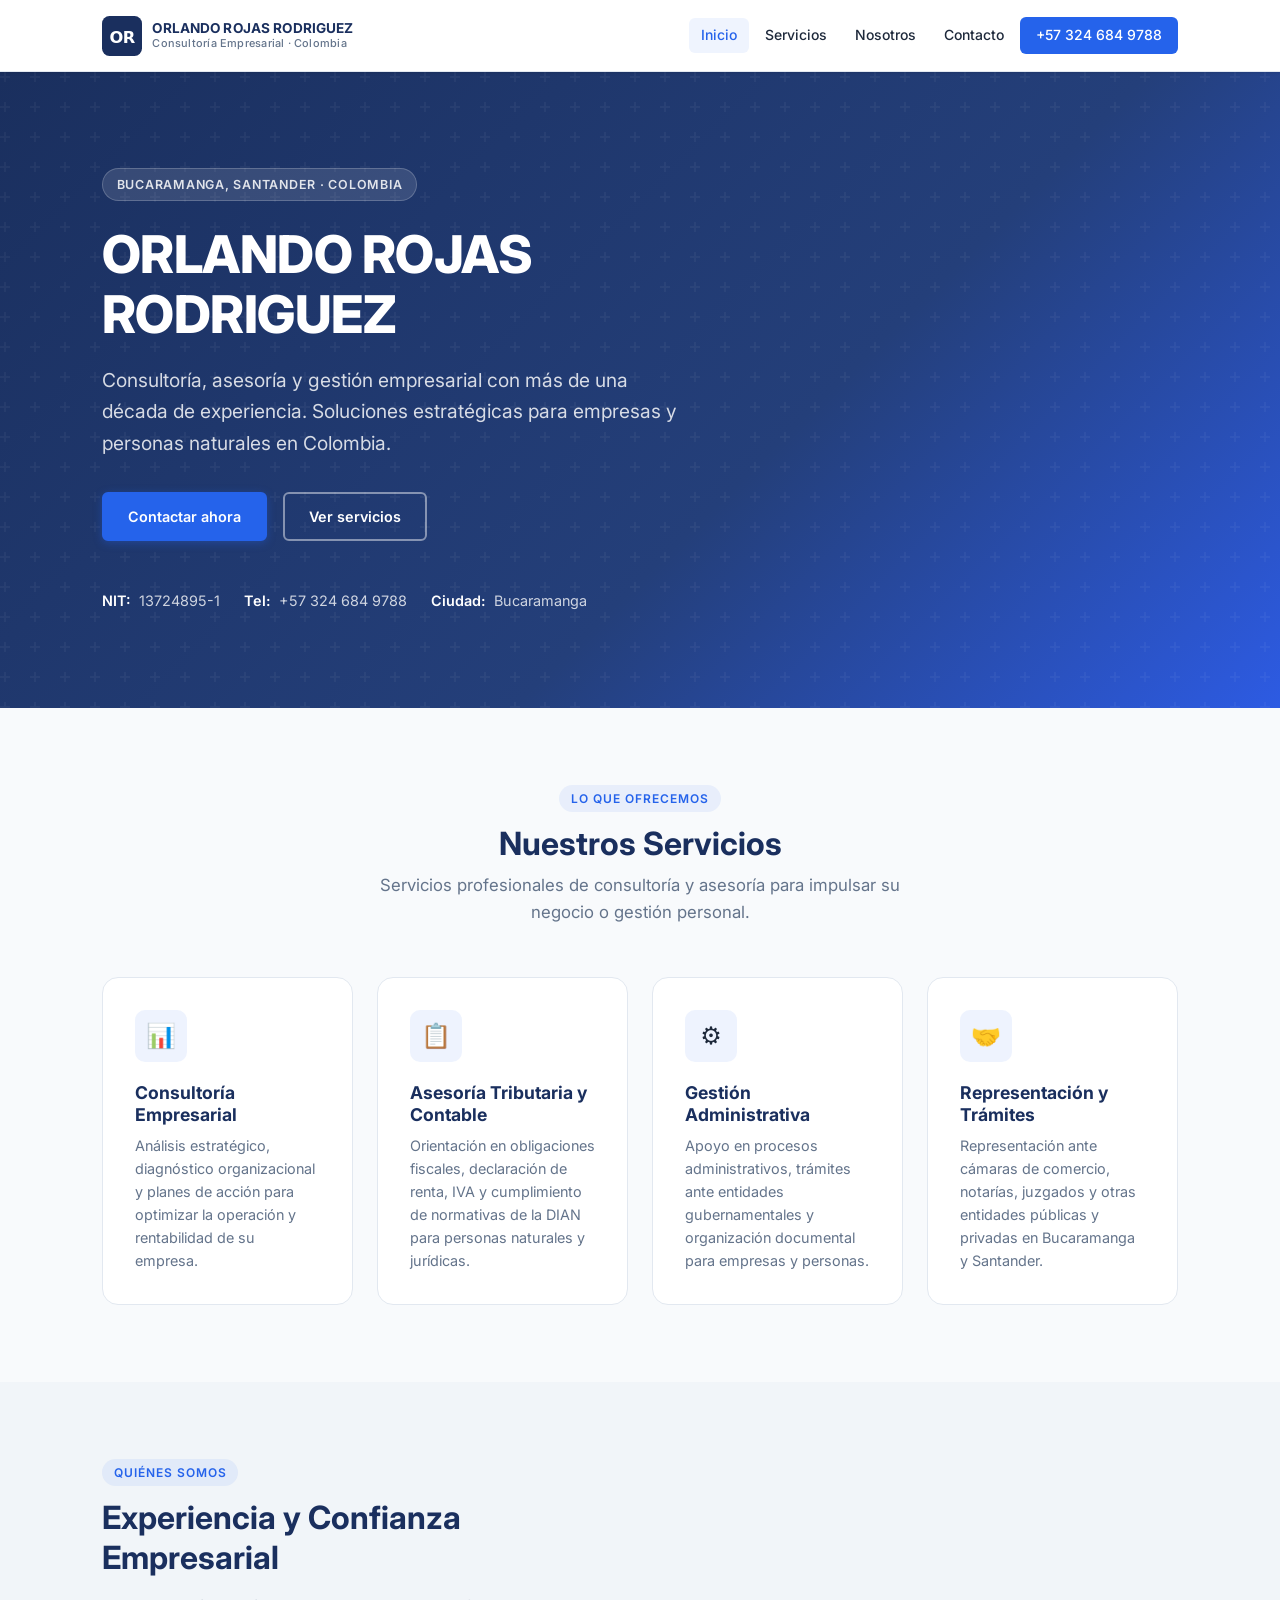
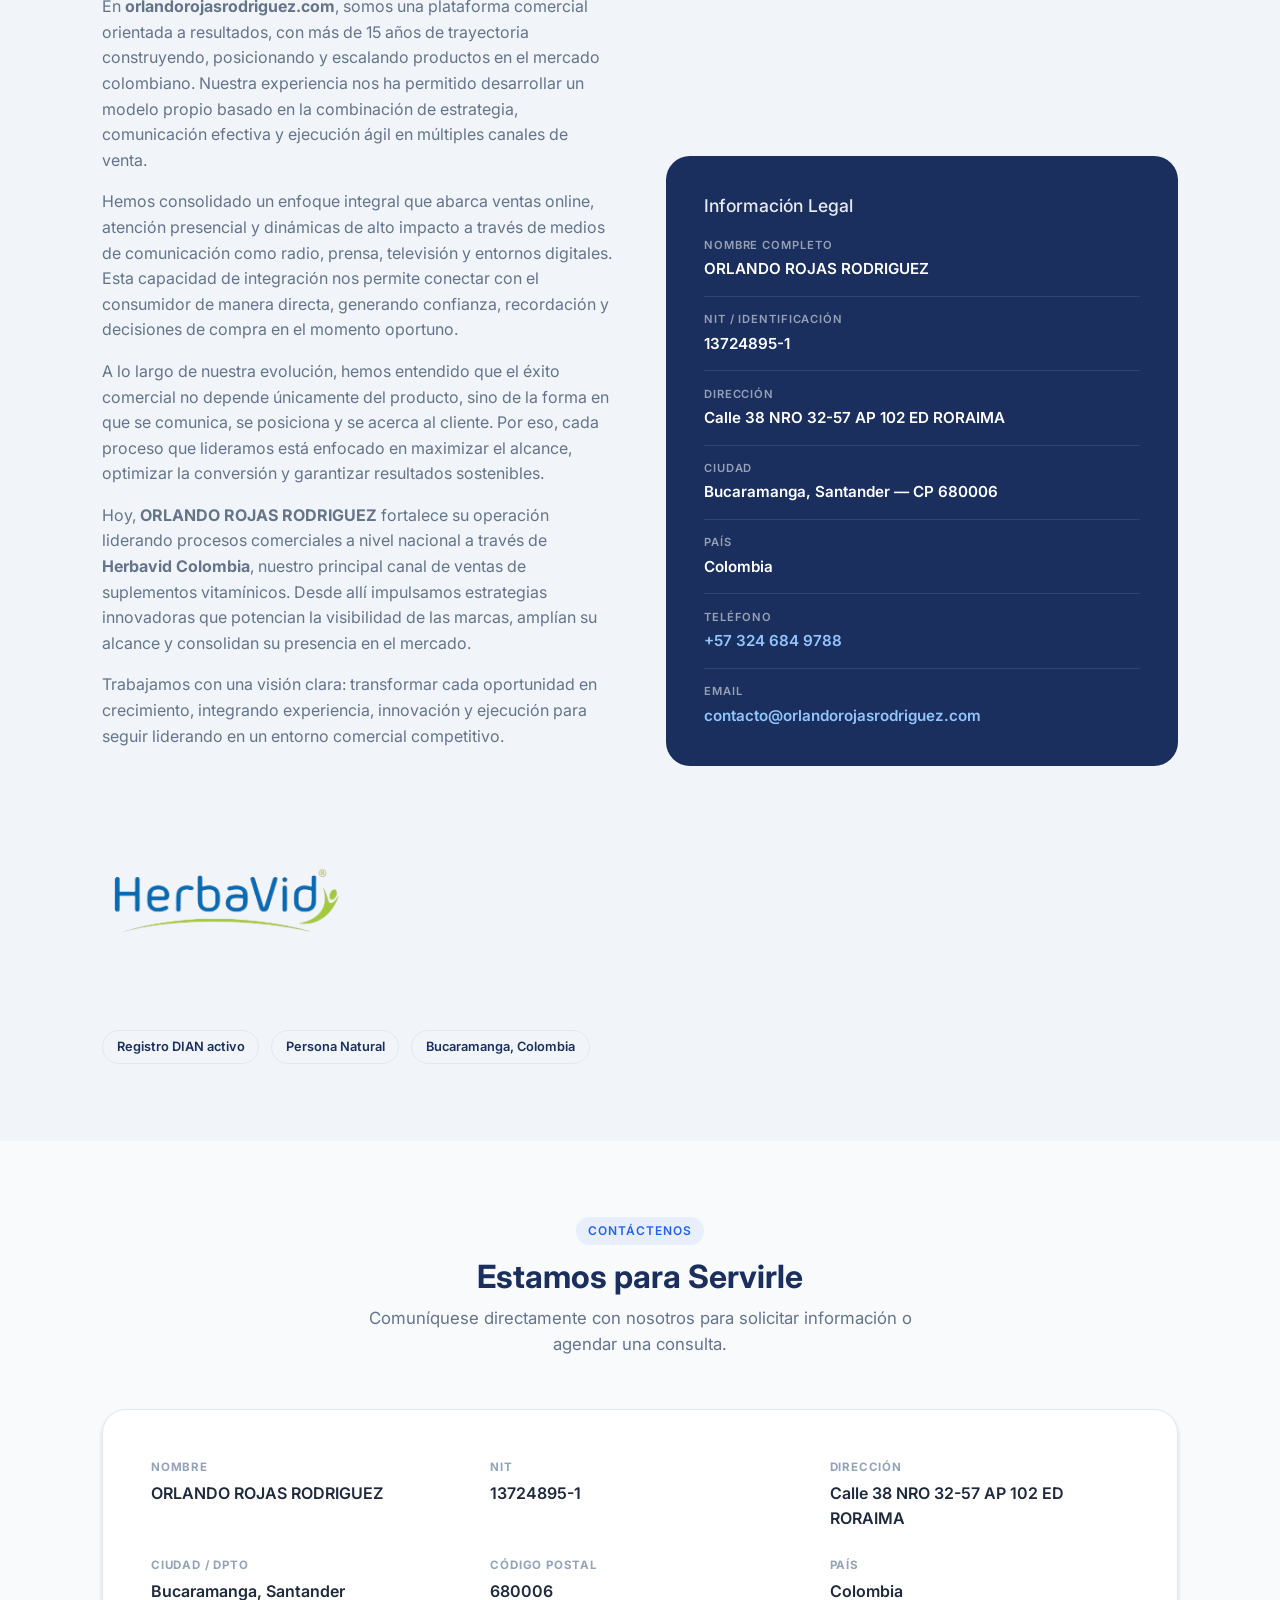
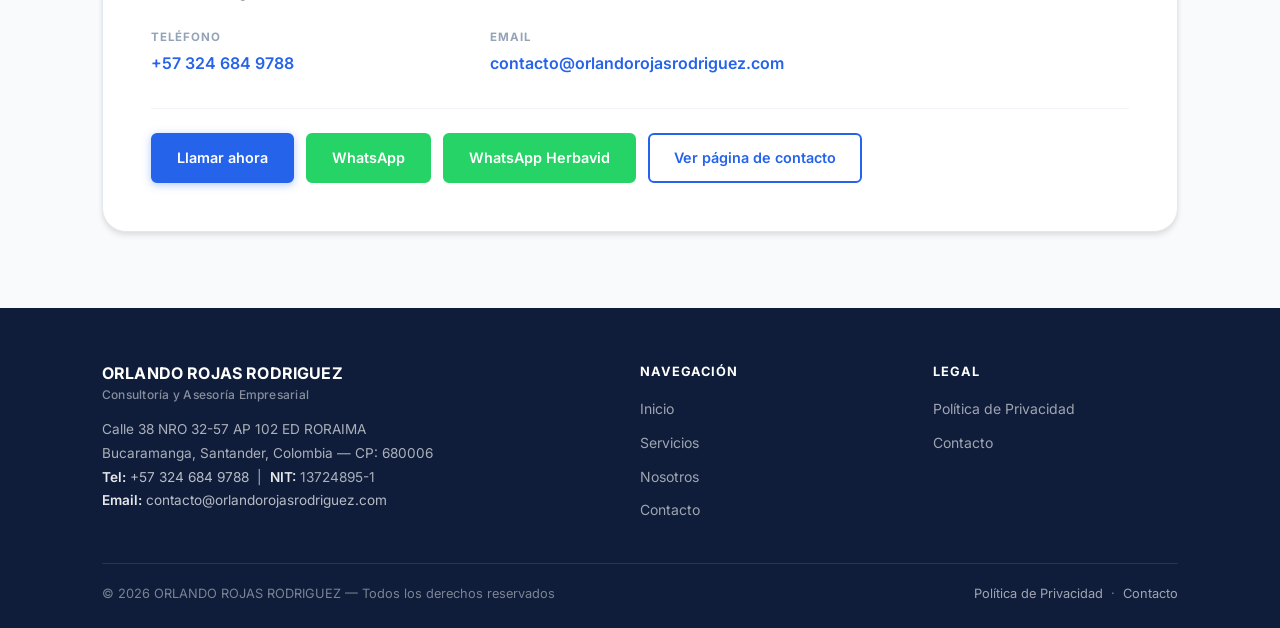
<file: index.html>
<!DOCTYPE html>
<html lang="es">
<head>
  <meta charset="UTF-8">
  <meta name="viewport" content="width=device-width, initial-scale=1.0">
  <title>ORLANDO ROJAS RODRIGUEZ — Consultoría y Asesoría Empresarial</title>
  <meta name="description" content="ORLANDO ROJAS RODRIGUEZ — Consultoría, asesoría y gestión empresarial en Bucaramanga, Santander, Colombia. NIT: 13724895-1.">
  <meta name="keywords" content="Orlando Rojas Rodriguez, consultoría empresarial, asesoría, Bucaramanga, Santander, Colombia">
  <meta name="author" content="ORLANDO ROJAS RODRIGUEZ">
  <meta name="robots" content="index, follow">

  <!-- GEO Meta Tags para verificación local -->
  <meta name="geo.region" content="CO-SAN">
  <meta name="geo.placename" content="Bucaramanga">
  <meta name="geo.position" content="7.1193;-73.1227">
  <meta name="ICBM" content="7.1193, -73.1227">

  <!-- Open Graph -->
  <meta property="og:type" content="website">
  <meta property="og:title" content="ORLANDO ROJAS RODRIGUEZ — Consultoría Empresarial">
  <meta property="og:description" content="Consultoría, asesoría y gestión empresarial en Bucaramanga, Colombia.">
  <meta property="og:locale" content="es_CO">

  <!-- Favicon -->
  <link rel="icon" type="image/svg+xml" href="assets/icons/favicon.svg">

  <!-- Canonical -->
  <link rel="canonical" href="https://orlandorojasrodriguez.com/">

  <!-- CSS -->
  <link rel="stylesheet" href="css/main.css">
</head>
<body>

  <!-- ===== HEADER ===== -->
  <header class="site-header" role="banner">
    <div class="container">
      <a href="index.html" class="site-logo" aria-label="ORLANDO ROJAS RODRIGUEZ — Inicio">
        <img src="assets/icons/favicon.svg" alt="" class="logo-icon" width="40" height="40">
        <div class="logo-text">
          <span class="logo-name">ORLANDO ROJAS RODRIGUEZ</span>
          <span class="logo-tag">Consultoría Empresarial · Colombia</span>
        </div>
      </a>

      <button class="nav-toggle" id="nav-toggle" aria-expanded="false" aria-label="Abrir menú de navegación">
        <span></span><span></span><span></span>
      </button>

      <nav class="site-nav" id="site-nav" role="navigation" aria-label="Navegación principal">
        <a href="index.html" class="active">Inicio</a>
        <a href="index.html#servicios">Servicios</a>
        <a href="index.html#nosotros">Nosotros</a>
        <a href="contact.html">Contacto</a>
        <a href="tel:+573246849788" class="nav-cta">+57 324 684 9788</a>
      </nav>
    </div>
  </header>

  <main id="main-content">

    <!-- ===== HERO ===== -->
    <section class="hero" aria-labelledby="hero-heading">
      <div class="container">
        <div class="hero-content">
          <span class="hero-badge">Bucaramanga, Santander · Colombia</span>
          <h1 id="hero-heading">ORLANDO ROJAS RODRIGUEZ</h1>
          <p class="hero-subtitle">
            Consultoría, asesoría y gestión empresarial con más de una década de experiencia.
            Soluciones estratégicas para empresas y personas naturales en Colombia.
          </p>
          <div class="hero-actions">
            <a href="contact.html" class="btn btn-primary">Contactar ahora</a>
            <a href="index.html#servicios" class="btn btn-outline">Ver servicios</a>
          </div>
          <div class="hero-info">
            <div class="hero-info-item">
              <strong>NIT:</strong> 13724895-1
            </div>
            <div class="hero-info-item">
              <strong>Tel:</strong> +57 324 684 9788
            </div>
            <div class="hero-info-item">
              <strong>Ciudad:</strong> Bucaramanga
            </div>
          </div>
        </div>
      </div>
    </section>

    <!-- ===== SERVICIOS ===== -->
    <section id="servicios" aria-labelledby="servicios-heading">
      <div class="container">
        <div class="section-header">
          <span class="section-tag">Lo que ofrecemos</span>
          <h2 id="servicios-heading">Nuestros Servicios</h2>
          <p>Servicios profesionales de consultoría y asesoría para impulsar su negocio o gestión personal.</p>
        </div>
        <div class="services-grid">

          <div class="service-card">
            <div class="service-icon" aria-hidden="true">📊</div>
            <h3>Consultoría Empresarial</h3>
            <p>Análisis estratégico, diagnóstico organizacional y planes de acción para optimizar la operación y rentabilidad de su empresa.</p>
          </div>

          <div class="service-card">
            <div class="service-icon" aria-hidden="true">📋</div>
            <h3>Asesoría Tributaria y Contable</h3>
            <p>Orientación en obligaciones fiscales, declaración de renta, IVA y cumplimiento de normativas de la DIAN para personas naturales y jurídicas.</p>
          </div>

          <div class="service-card">
            <div class="service-icon" aria-hidden="true">⚙️</div>
            <h3>Gestión Administrativa</h3>
            <p>Apoyo en procesos administrativos, trámites ante entidades gubernamentales y organización documental para empresas y personas.</p>
          </div>

          <div class="service-card">
            <div class="service-icon" aria-hidden="true">🤝</div>
            <h3>Representación y Trámites</h3>
            <p>Representación ante cámaras de comercio, notarías, juzgados y otras entidades públicas y privadas en Bucaramanga y Santander.</p>
          </div>

        </div>
      </div>
    </section>

    <!-- ===== NOSOTROS ===== -->
    <section id="nosotros" class="section-alt" aria-labelledby="nosotros-heading">
      <div class="container">
        <div class="about-grid">
          <div class="about-content">
            <span class="section-tag">Quiénes somos</span>
            <h2 id="nosotros-heading">Experiencia y Confianza Empresarial</h2>
            <p>En <strong>orlandorojasrodriguez.com</strong>, somos una plataforma comercial orientada a resultados, con más de 15 años de trayectoria construyendo, posicionando y escalando productos en el mercado colombiano. Nuestra experiencia nos ha permitido desarrollar un modelo propio basado en la combinación de estrategia, comunicación efectiva y ejecución ágil en múltiples canales de venta.</p>
            <p>Hemos consolidado un enfoque integral que abarca ventas online, atención presencial y dinámicas de alto impacto a través de medios de comunicación como radio, prensa, televisión y entornos digitales. Esta capacidad de integración nos permite conectar con el consumidor de manera directa, generando confianza, recordación y decisiones de compra en el momento oportuno.</p>
            <p>A lo largo de nuestra evolución, hemos entendido que el éxito comercial no depende únicamente del producto, sino de la forma en que se comunica, se posiciona y se acerca al cliente. Por eso, cada proceso que lideramos está enfocado en maximizar el alcance, optimizar la conversión y garantizar resultados sostenibles.</p>
            <p>Hoy, <strong>ORLANDO ROJAS RODRIGUEZ</strong> fortalece su operación liderando procesos comerciales a nivel nacional a través de <strong>Herbavid Colombia</strong>, nuestro principal canal de ventas de suplementos vitamínicos. Desde allí impulsamos estrategias innovadoras que potencian la visibilidad de las marcas, amplían su alcance y consolidan su presencia en el mercado.</p>
            <p>Trabajamos con una visión clara: transformar cada oportunidad en crecimiento, integrando experiencia, innovación y ejecución para seguir liderando en un entorno comercial competitivo.</p>
            <div style="text-align: center; margin: 2rem 0;">
              <img src="assets/images/herbavid.png" alt="Herbavid Colombia" style="max-width: 250px; height: auto;">
            </div>
            <div class="about-badges">
              <span class="badge">Registro DIAN activo</span>
              <span class="badge">Persona Natural</span>
              <span class="badge">Bucaramanga, Colombia</span>
            </div>
          </div>

          <div class="about-card" role="complementary" aria-label="Información legal de la empresa">
            <h3>Información Legal</h3>
            <div class="info-row">
              <div class="info-item">
                <span class="info-label">Nombre Completo</span>
                <span class="info-value">ORLANDO ROJAS RODRIGUEZ</span>
              </div>
              <div class="info-item">
                <span class="info-label">NIT / Identificación</span>
                <span class="info-value">13724895-1</span>
              </div>
              <div class="info-item">
                <span class="info-label">Dirección</span>
                <span class="info-value">Calle 38 NRO 32-57 AP 102 ED RORAIMA</span>
              </div>
              <div class="info-item">
                <span class="info-label">Ciudad</span>
                <span class="info-value">Bucaramanga, Santander — CP 680006</span>
              </div>
              <div class="info-item">
                <span class="info-label">País</span>
                <span class="info-value">Colombia</span>
              </div>
              <div class="info-item">
                <span class="info-label">Teléfono</span>
                <span class="info-value">
                  <a href="tel:+573246849788">+57 324 684 9788</a>
                </span>
              </div>
              <div class="info-item">
                <span class="info-label">Email</span>
                <span class="info-value">
                  <a href="mailto:contacto@orlandorojasrodriguez.com">contacto@orlandorojasrodriguez.com</a>
                </span>
              </div>
            </div>
          </div>
        </div>
      </div>
    </section>

    <!-- ===== CONTACTO ===== -->
    <section id="contacto" aria-labelledby="contacto-heading">
      <div class="container">
        <div class="section-header">
          <span class="section-tag">Contáctenos</span>
          <h2 id="contacto-heading">Estamos para Servirle</h2>
          <p>Comuníquese directamente con nosotros para solicitar información o agendar una consulta.</p>
        </div>

        <div class="contact-box">
          <div class="contact-grid">
            <div class="contact-item">
              <span class="contact-label">Nombre</span>
              <span class="contact-value">ORLANDO ROJAS RODRIGUEZ</span>
            </div>
            <div class="contact-item">
              <span class="contact-label">NIT</span>
              <span class="contact-value">13724895-1</span>
            </div>
            <div class="contact-item">
              <span class="contact-label">Dirección</span>
              <span class="contact-value">Calle 38 NRO 32-57 AP 102 ED RORAIMA</span>
            </div>
            <div class="contact-item">
              <span class="contact-label">Ciudad / Dpto</span>
              <span class="contact-value">Bucaramanga, Santander</span>
            </div>
            <div class="contact-item">
              <span class="contact-label">Código Postal</span>
              <span class="contact-value">680006</span>
            </div>
            <div class="contact-item">
              <span class="contact-label">País</span>
              <span class="contact-value">Colombia</span>
            </div>
            <div class="contact-item">
              <span class="contact-label">Teléfono</span>
              <span class="contact-value">
                <a href="tel:+573246849788">+57 324 684 9788</a>
              </span>
            </div>
            <div class="contact-item">
              <span class="contact-label">Email</span>
              <span class="contact-value">
                <a href="mailto:contacto@orlandorojasrodriguez.com">contacto@orlandorojasrodriguez.com</a>
              </span>
            </div>
          </div>
          <div class="contact-actions">
            <a href="tel:+573246849788" class="btn btn-primary">Llamar ahora</a>
            <a href="https://wa.me/573246849788" class="btn btn-whatsapp" target="_blank" rel="noopener">WhatsApp</a>
            <a href="https://wa.me/573246849788?text=Hola,%20me%20interesan%20los%20suplementos%20vitam%C3%ADnicos%20de%20Herbavid" class="btn btn-whatsapp" target="_blank" rel="noopener" style="background-color: #25D366; color: white; border-color: #25D366;">WhatsApp Herbavid</a>
            <a href="contact.html" class="btn btn-outline-dark">Ver página de contacto</a>
          </div>
        </div>
      </div>
    </section>

  </main>

  <!-- ===== FOOTER ===== -->
  <footer class="site-footer" role="contentinfo">
    <div class="container">
      <div class="footer-grid">
        <div class="footer-brand">
          <div class="logo-text">
            <span class="logo-name">ORLANDO ROJAS RODRIGUEZ</span>
            <span class="logo-tag">Consultoría y Asesoría Empresarial</span>
          </div>
          <address class="footer-address" style="font-style: normal;">
            Calle 38 NRO 32-57 AP 102 ED RORAIMA<br>
            Bucaramanga, Santander, Colombia — CP: 680006<br>
            <strong>Tel:</strong> <a href="tel:+573246849788" style="color:rgba(255,255,255,.7)">+57 324 684 9788</a>
            &nbsp;|&nbsp; <strong>NIT:</strong> 13724895-1<br>
            <strong>Email:</strong> <a href="mailto:contacto@orlandorojasrodriguez.com" style="color:rgba(255,255,255,.7)">contacto@orlandorojasrodriguez.com</a>
          </address>
        </div>

        <div class="footer-col">
          <h4>Navegación</h4>
          <ul>
            <li><a href="index.html">Inicio</a></li>
            <li><a href="index.html#servicios">Servicios</a></li>
            <li><a href="index.html#nosotros">Nosotros</a></li>
            <li><a href="contact.html">Contacto</a></li>
          </ul>
        </div>

        <div class="footer-col">
          <h4>Legal</h4>
          <ul>
            <li><a href="privacy-policy.html">Política de Privacidad</a></li>
            <li><a href="contact.html">Contacto</a></li>
          </ul>
        </div>
      </div>

      <div class="footer-bottom">
        <span>© 2026 ORLANDO ROJAS RODRIGUEZ — Todos los derechos reservados</span>
        <span>
          <a href="privacy-policy.html">Política de Privacidad</a>
          &nbsp;·&nbsp;
          <a href="contact.html">Contacto</a>
        </span>
      </div>
    </div>
  </footer>

  <script src="js/main.js"></script>
</body>
</html>
</file>
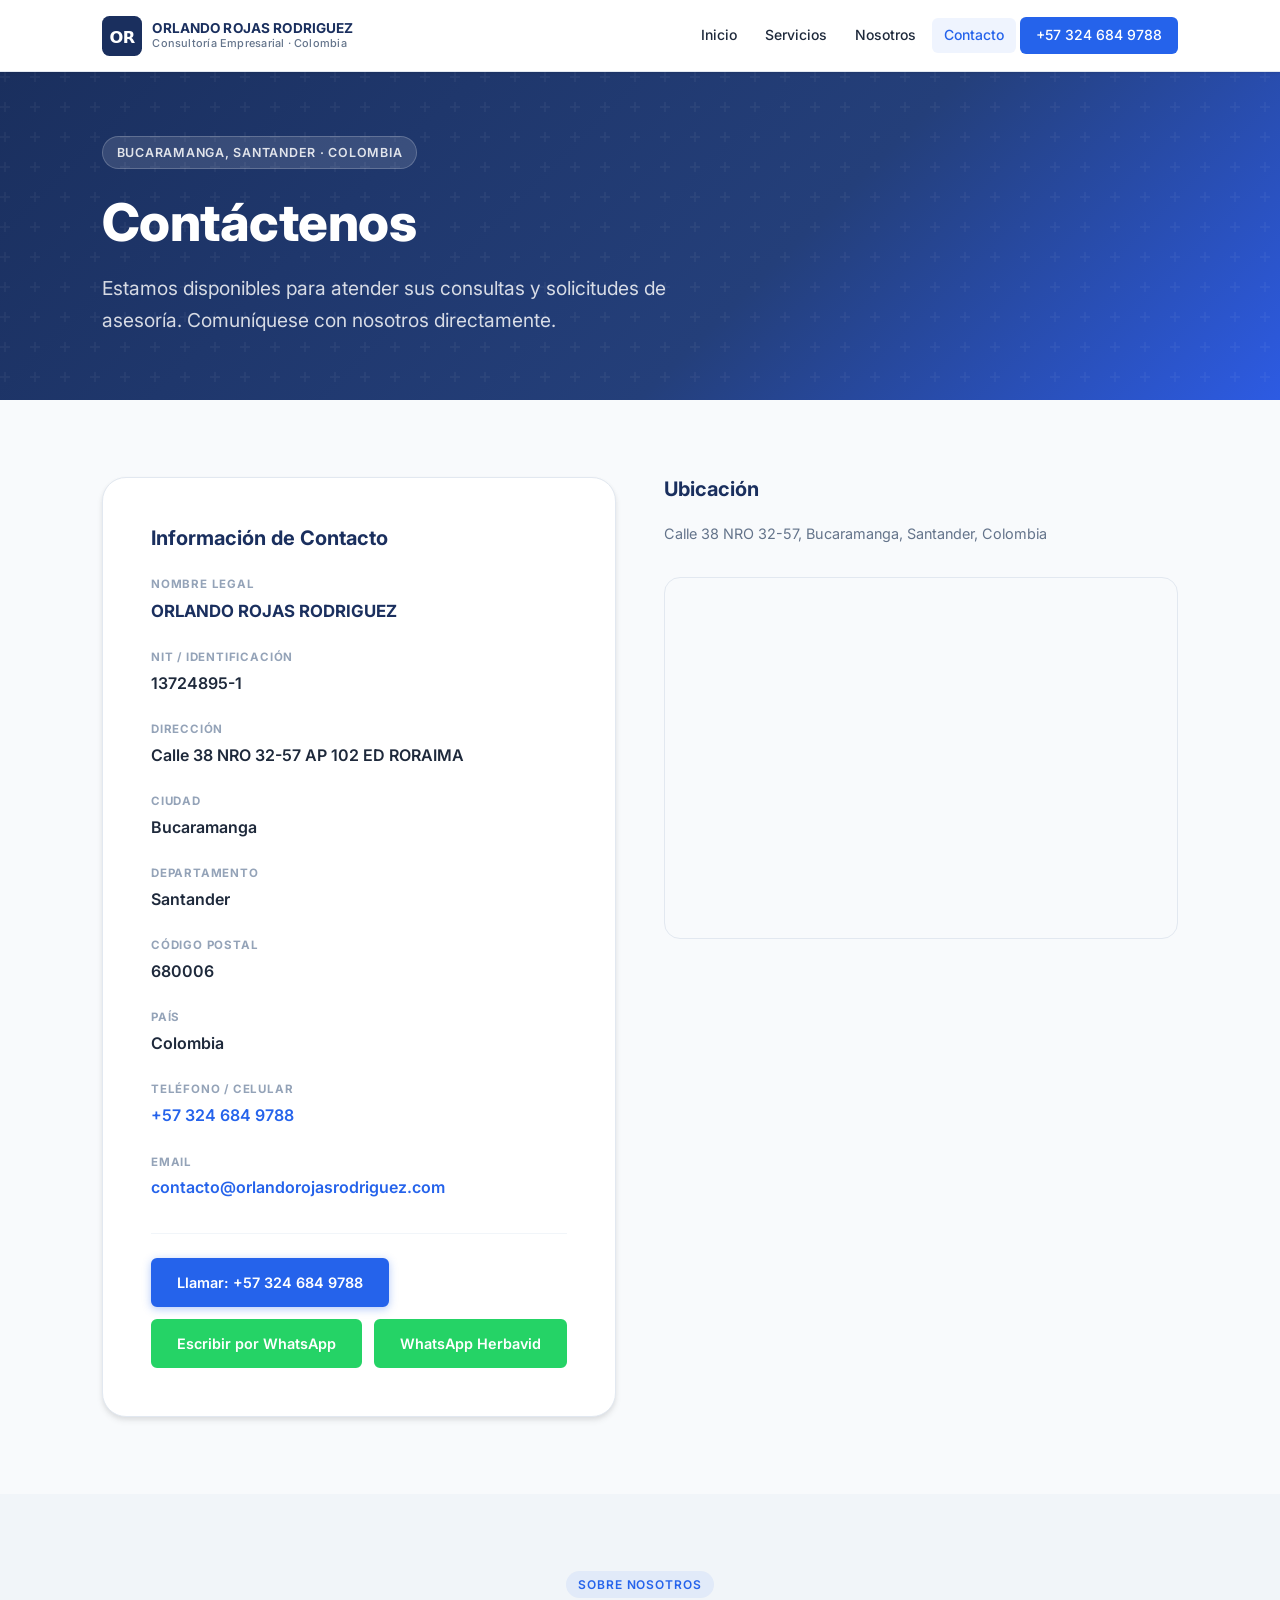
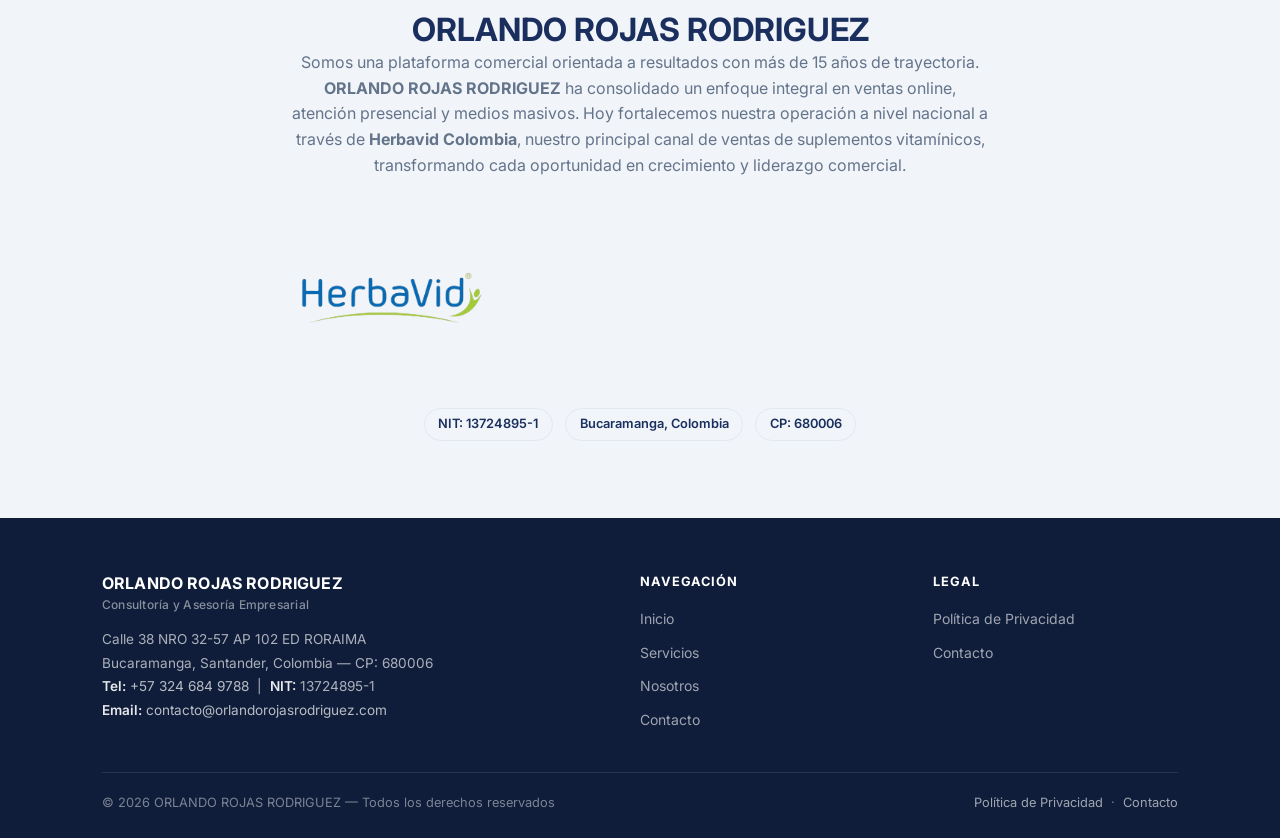
<file: contact.html>
<!DOCTYPE html>
<html lang="es">
<head>
  <meta charset="UTF-8">
  <meta name="viewport" content="width=device-width, initial-scale=1.0">
  <title>Contacto — ORLANDO ROJAS RODRIGUEZ</title>
  <meta name="description" content="Contacte a ORLANDO ROJAS RODRIGUEZ en Bucaramanga, Santander, Colombia. Teléfono: +57 324 684 9788. Dirección: Calle 38 NRO 32-57 AP 102 ED RORAIMA.">
  <meta name="author" content="ORLANDO ROJAS RODRIGUEZ">
  <meta name="robots" content="index, follow">
  <meta name="geo.region" content="CO-SAN">
  <meta name="geo.placename" content="Bucaramanga">
  <meta name="geo.position" content="7.1193;-73.1227">
  <meta name="ICBM" content="7.1193, -73.1227">

  <!-- Open Graph -->
  <meta property="og:type" content="website">
  <meta property="og:title" content="Contacto — ORLANDO ROJAS RODRIGUEZ">
  <meta property="og:description" content="Contacte a ORLANDO ROJAS RODRIGUEZ en Bucaramanga, Colombia. Tel: +57 324 684 9788.">
  <meta property="og:locale" content="es_CO">

  <!-- Favicon -->
  <link rel="icon" type="image/svg+xml" href="assets/icons/favicon.svg">

  <!-- Canonical -->
  <link rel="canonical" href="https://orlandorojasrodriguez.com/contact.html">

  <!-- CSS -->
  <link rel="stylesheet" href="css/main.css">
</head>
<body>

  <!-- ===== HEADER ===== -->
  <header class="site-header" role="banner">
    <div class="container">
      <a href="index.html" class="site-logo" aria-label="ORLANDO ROJAS RODRIGUEZ — Inicio">
        <img src="assets/icons/favicon.svg" alt="" class="logo-icon" width="40" height="40">
        <div class="logo-text">
          <span class="logo-name">ORLANDO ROJAS RODRIGUEZ</span>
          <span class="logo-tag">Consultoría Empresarial · Colombia</span>
        </div>
      </a>

      <button class="nav-toggle" id="nav-toggle" aria-expanded="false" aria-label="Abrir menú de navegación">
        <span></span><span></span><span></span>
      </button>

      <nav class="site-nav" id="site-nav" role="navigation" aria-label="Navegación principal">
        <a href="index.html">Inicio</a>
        <a href="index.html#servicios">Servicios</a>
        <a href="index.html#nosotros">Nosotros</a>
        <a href="contact.html" class="active">Contacto</a>
        <a href="tel:+573246849788" class="nav-cta">+57 324 684 9788</a>
      </nav>
    </div>
  </header>

  <main id="main-content">

    <!-- Hero pequeño -->
    <section class="hero" style="padding: clamp(2.5rem, 5vw, 4rem) 0;" aria-labelledby="contact-heading">
      <div class="container">
        <div class="hero-content">
          <span class="hero-badge">Bucaramanga, Santander · Colombia</span>
          <h1 id="contact-heading">Contáctenos</h1>
          <p class="hero-subtitle">
            Estamos disponibles para atender sus consultas y solicitudes de asesoría.
            Comuníquese con nosotros directamente.
          </p>
        </div>
      </div>
    </section>

    <!-- Contenido de Contacto -->
    <section aria-label="Información de contacto completa">
      <div class="container">
        <div class="contact-page-grid">

          <!-- Card de información -->
          <div>
            <div class="contact-box">
              <h2 style="margin-bottom: 1.5rem; font-size: 1.25rem;">Información de Contacto</h2>

              <div class="contact-grid" style="grid-template-columns: 1fr;">
                <div class="contact-item">
                  <span class="contact-label">Nombre Legal</span>
                  <span class="contact-value" style="font-size: 1.05rem; color: var(--primary); font-weight: 700;">
                    ORLANDO ROJAS RODRIGUEZ
                  </span>
                </div>

                <div class="contact-item">
                  <span class="contact-label">NIT / Identificación</span>
                  <span class="contact-value">13724895-1</span>
                </div>

                <div class="contact-item">
                  <span class="contact-label">Dirección</span>
                  <span class="contact-value">Calle 38 NRO 32-57 AP 102 ED RORAIMA</span>
                </div>

                <div class="contact-item">
                  <span class="contact-label">Ciudad</span>
                  <span class="contact-value">Bucaramanga</span>
                </div>

                <div class="contact-item">
                  <span class="contact-label">Departamento</span>
                  <span class="contact-value">Santander</span>
                </div>

                <div class="contact-item">
                  <span class="contact-label">Código Postal</span>
                  <span class="contact-value">680006</span>
                </div>

                <div class="contact-item">
                  <span class="contact-label">País</span>
                  <span class="contact-value">Colombia</span>
                </div>

                <div class="contact-item">
                  <span class="contact-label">Teléfono / Celular</span>
                  <span class="contact-value">
                    <a href="tel:+573246849788">+57 324 684 9788</a>
                  </span>
                </div>

                <div class="contact-item">
                  <span class="contact-label">Email</span>
                  <span class="contact-value">
                    <a href="mailto:contacto@orlandorojasrodriguez.com">contacto@orlandorojasrodriguez.com</a>
                  </span>
                </div>
              </div>

              <div class="contact-actions">
                <a href="tel:+573246849788" class="btn btn-primary">
                  Llamar: +57 324 684 9788
                </a>
                <a href="https://wa.me/573246849788?text=Hola%2C%20me%20gustar%C3%ADa%20obtener%20m%C3%A1s%20informaci%C3%B3n%20sobre%20sus%20servicios."
                   class="btn btn-whatsapp"
                   target="_blank"
                   rel="noopener">
                  Escribir por WhatsApp
                </a>
                <a href="https://wa.me/573246849788?text=Hola,%20me%20interesan%20los%20suplementos%20vitam%C3%ADnicos%20de%20Herbavid"
                   class="btn btn-whatsapp"
                   target="_blank"
                   rel="noopener"
                   style="background-color: #25D366; color: white; border-color: #25D366;">
                  WhatsApp Herbavid
                </a>
              </div>
            </div>

            <!-- Schema.org markup para SEO y crawlers -->
            <div style="display:none;" itemscope itemtype="https://schema.org/Person">
              <span itemprop="name">ORLANDO ROJAS RODRIGUEZ</span>
              <span itemprop="taxID">13724895-1</span>
              <span itemprop="telephone">+57 324 684 9788</span>
              <span itemprop="email">contacto@orlandorojasrodriguez.com</span>
              <div itemprop="address" itemscope itemtype="https://schema.org/PostalAddress">
                <span itemprop="streetAddress">Calle 38 NRO 32-57 AP 102 ED RORAIMA</span>
                <span itemprop="addressLocality">Bucaramanga</span>
                <span itemprop="addressRegion">Santander</span>
                <span itemprop="postalCode">680006</span>
                <span itemprop="addressCountry">CO</span>
              </div>
            </div>
          </div>

          <!-- Mapa -->
          <div>
            <h2 style="margin-bottom: 1.25rem; font-size: 1.25rem;">Ubicación</h2>
            <p style="color: var(--text-muted); font-size: .9rem; margin-bottom: 1.25rem;">
              Calle 38 NRO 32-57, Bucaramanga, Santander, Colombia
            </p>
            <div class="map-wrapper">
              <iframe
                title="Ubicación de ORLANDO ROJAS RODRIGUEZ en Bucaramanga"
                src="https://maps.google.com/maps?q=Calle+38+%2332-57+Bucaramanga+Santander+Colombia&t=&z=15&ie=UTF8&iwloc=&output=embed"
                allowfullscreen
                loading="lazy"
                referrerpolicy="no-referrer-when-downgrade">
              </iframe>
            </div>
          </div>

        </div>
      </div>
    </section>

    <!-- Sección adicional de contexto -->
    <section class="section-alt" aria-label="Información del negocio">
      <div class="container" style="max-width: 760px; text-align: center;">
        <span class="section-tag">Sobre nosotros</span>
        <h2>ORLANDO ROJAS RODRIGUEZ</h2>
        <p style="color: var(--text-muted); margin-bottom: 1.5rem;">
          Somos una plataforma comercial orientada a resultados con más de 15 años de trayectoria. <strong>ORLANDO ROJAS RODRIGUEZ</strong> ha consolidado un enfoque integral en ventas online, atención presencial y medios masivos. Hoy fortalecemos nuestra operación a nivel nacional a través de <strong>Herbavid Colombia</strong>, nuestro principal canal de ventas de suplementos vitamínicos, transformando cada oportunidad en crecimiento y liderazgo comercial.
        </p>
        <div style="text-align: center; margin-bottom: 2rem;">
          <img src="assets/images/herbavid.png" alt="Herbavid Colombia" style="max-width: 200px; height: auto;">
        </div>
        <div style="display: flex; flex-wrap: wrap; gap: .75rem; justify-content: center;">
          <span class="badge">NIT: 13724895-1</span>
          <span class="badge">Bucaramanga, Colombia</span>
          <span class="badge">CP: 680006</span>
        </div>
      </div>
    </section>

  </main>

  <!-- ===== FOOTER ===== -->
  <footer class="site-footer" role="contentinfo">
    <div class="container">
      <div class="footer-grid">
        <div class="footer-brand">
          <div class="logo-text">
            <span class="logo-name">ORLANDO ROJAS RODRIGUEZ</span>
            <span class="logo-tag">Consultoría y Asesoría Empresarial</span>
          </div>
          <address class="footer-address" style="font-style: normal;">
            Calle 38 NRO 32-57 AP 102 ED RORAIMA<br>
            Bucaramanga, Santander, Colombia — CP: 680006<br>
            <strong>Tel:</strong> <a href="tel:+573246849788" style="color:rgba(255,255,255,.7)">+57 324 684 9788</a>
            &nbsp;|&nbsp; <strong>NIT:</strong> 13724895-1<br>
            <strong>Email:</strong> <a href="mailto:contacto@orlandorojasrodriguez.com" style="color:rgba(255,255,255,.7)">contacto@orlandorojasrodriguez.com</a>
          </address>
        </div>

        <div class="footer-col">
          <h4>Navegación</h4>
          <ul>
            <li><a href="index.html">Inicio</a></li>
            <li><a href="index.html#servicios">Servicios</a></li>
            <li><a href="index.html#nosotros">Nosotros</a></li>
            <li><a href="contact.html">Contacto</a></li>
          </ul>
        </div>

        <div class="footer-col">
          <h4>Legal</h4>
          <ul>
            <li><a href="privacy-policy.html">Política de Privacidad</a></li>
            <li><a href="contact.html">Contacto</a></li>
          </ul>
        </div>
      </div>

      <div class="footer-bottom">
        <span>© 2026 ORLANDO ROJAS RODRIGUEZ — Todos los derechos reservados</span>
        <span>
          <a href="privacy-policy.html">Política de Privacidad</a>
          &nbsp;·&nbsp;
          <a href="contact.html">Contacto</a>
        </span>
      </div>
    </div>
  </footer>

  <script src="js/main.js"></script>
</body>
</html>
</file>
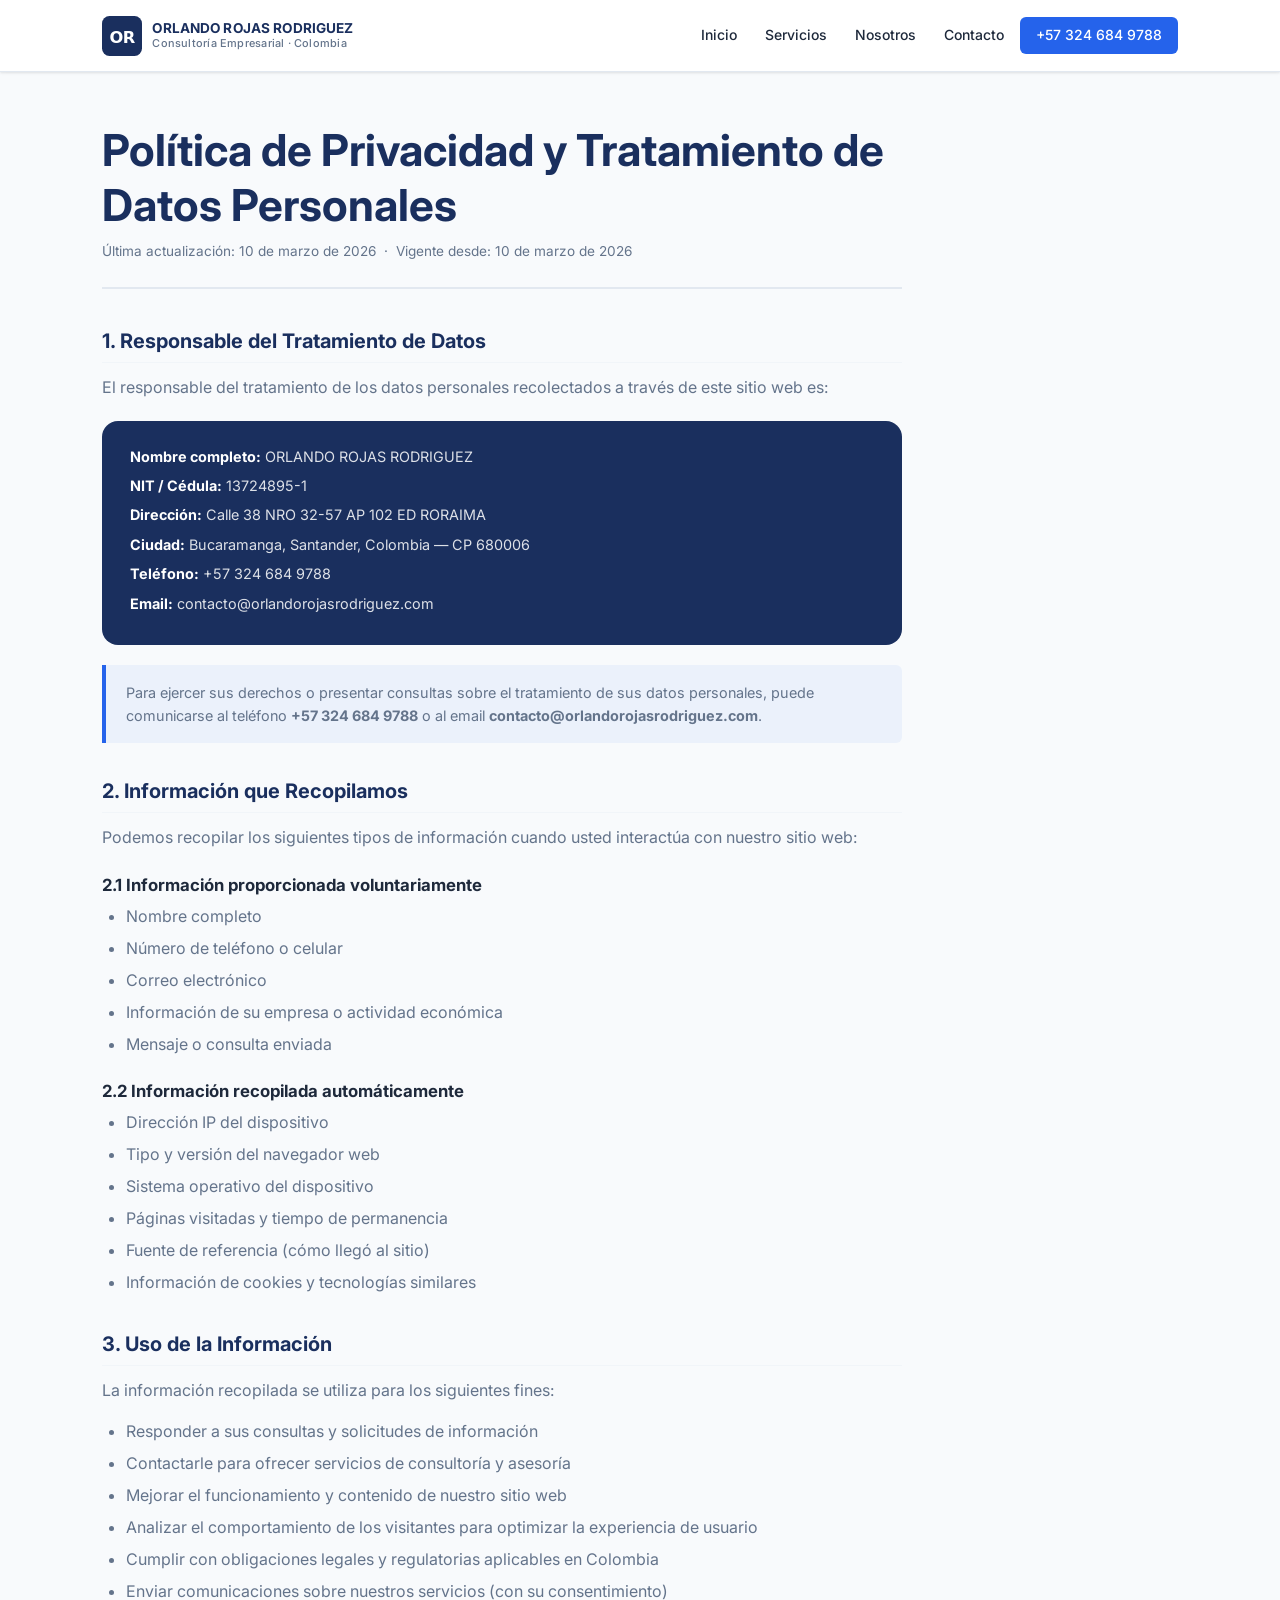
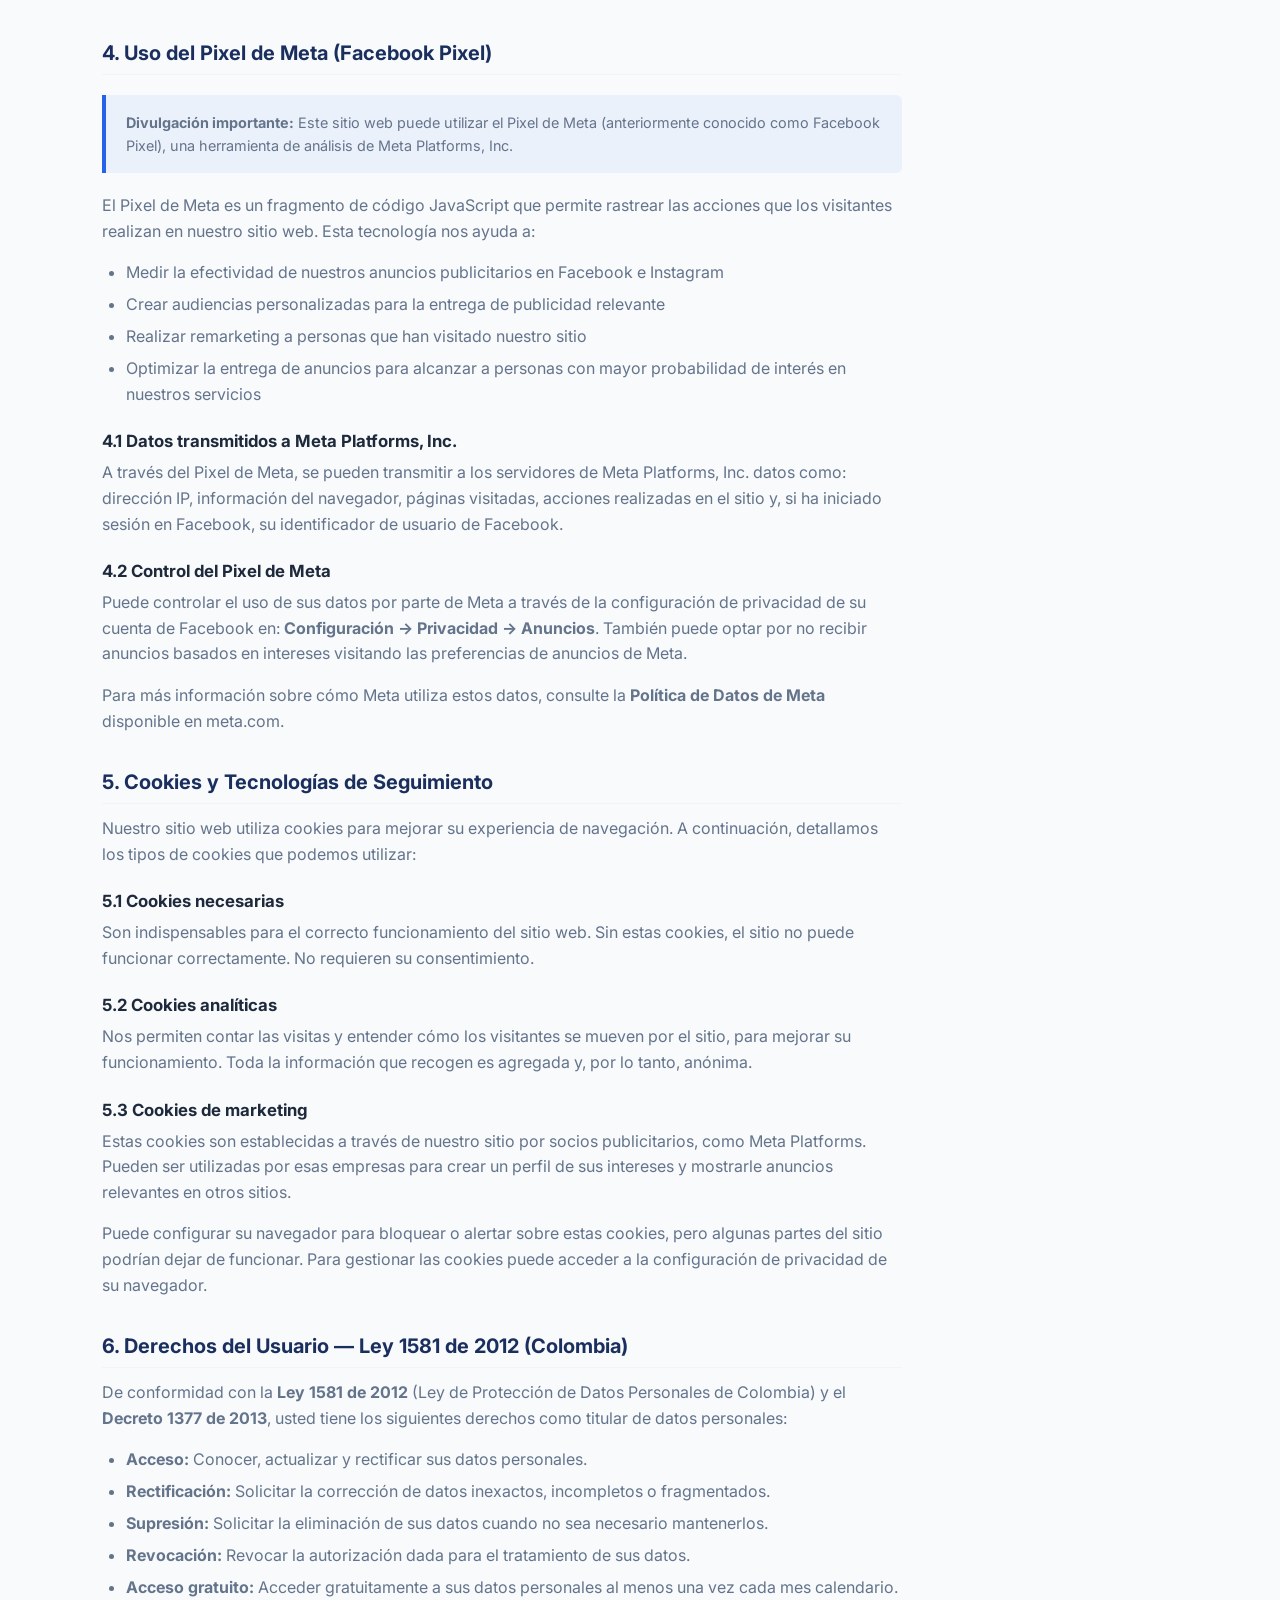
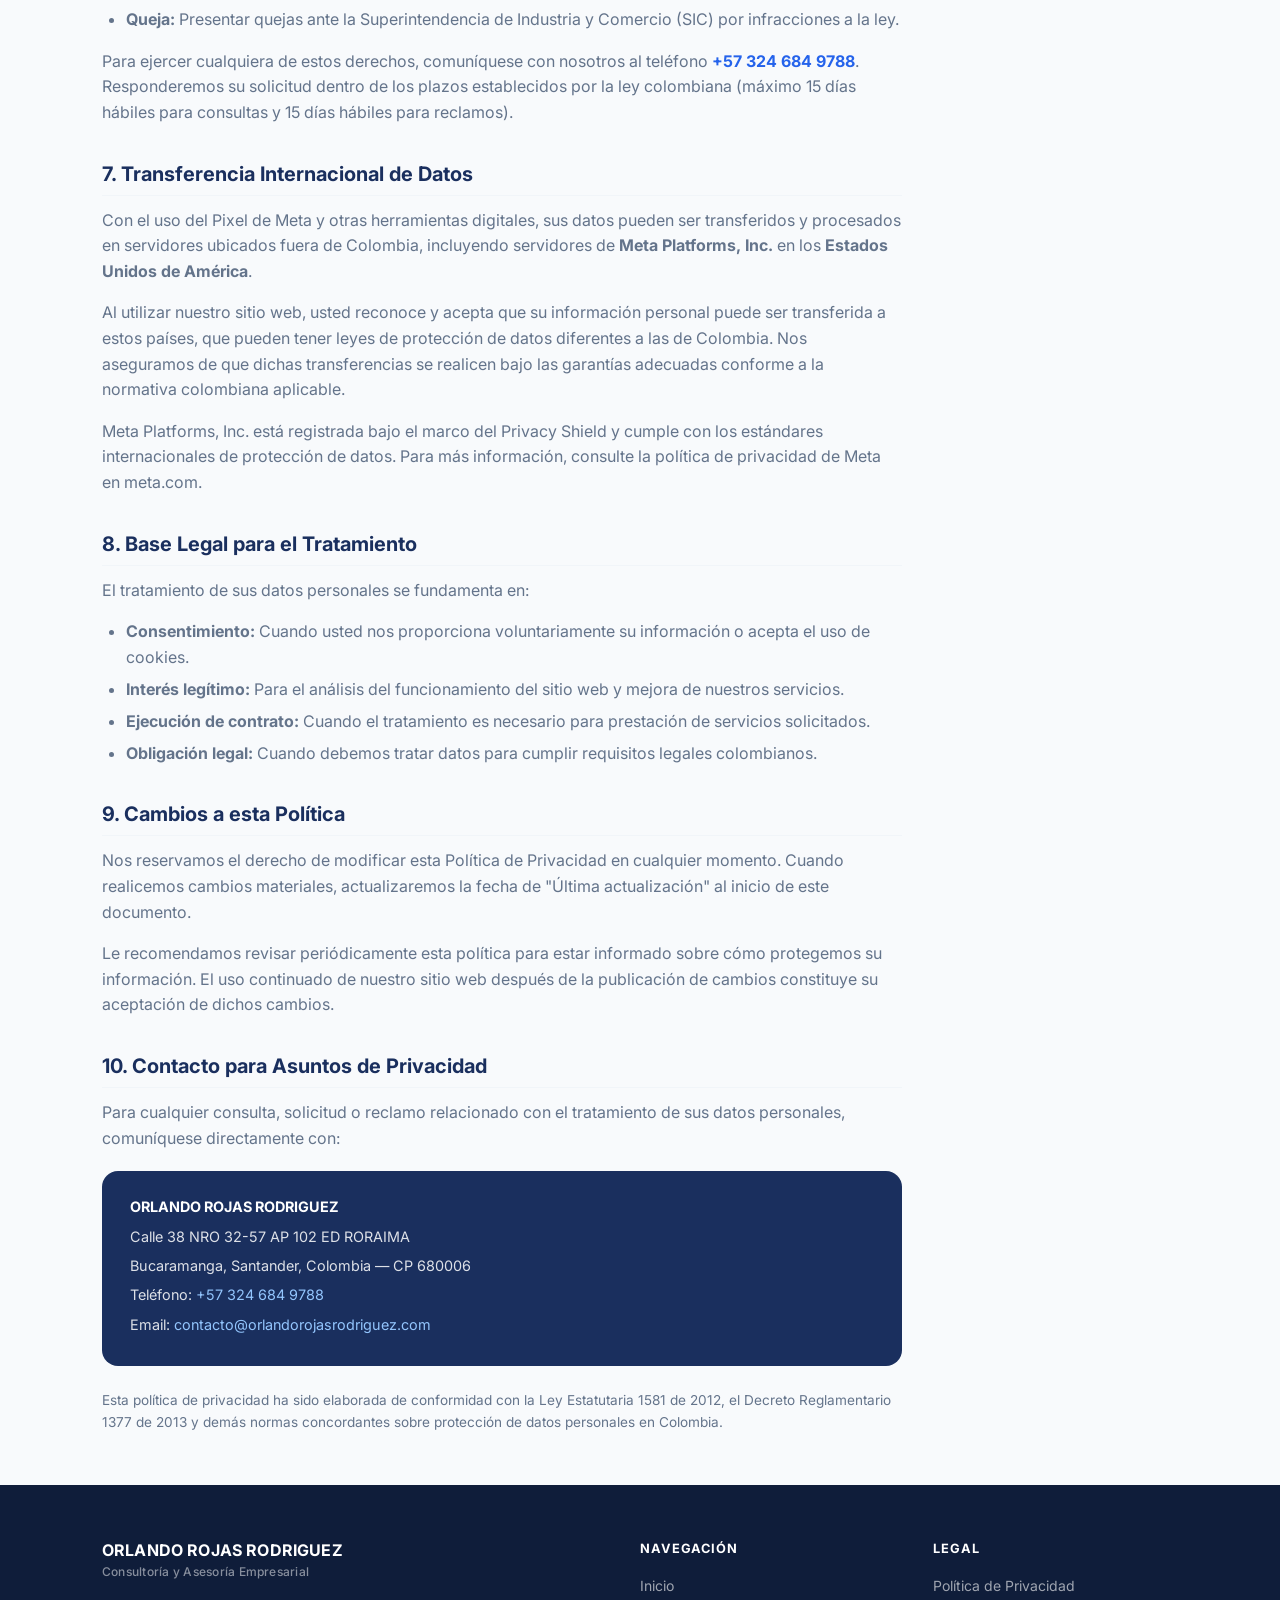
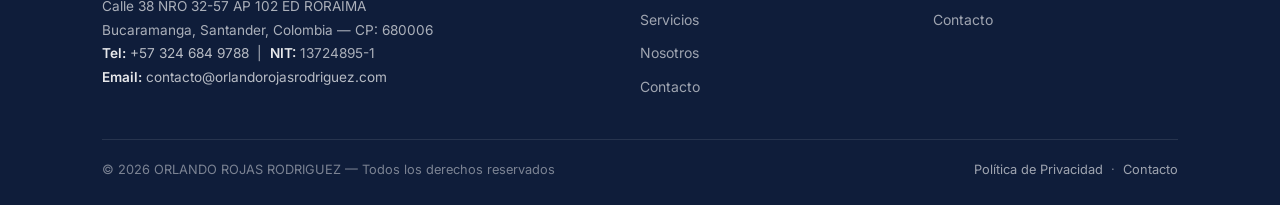
<file: privacy-policy.html>
<!DOCTYPE html>
<html lang="es">
<head>
  <meta charset="UTF-8">
  <meta name="viewport" content="width=device-width, initial-scale=1.0">
  <title>Política de Privacidad — ORLANDO ROJAS RODRIGUEZ</title>
  <meta name="description" content="Política de Privacidad y Tratamiento de Datos Personales de ORLANDO ROJAS RODRIGUEZ, conforme a la Ley 1581 de 2012 de Colombia.">
  <meta name="author" content="ORLANDO ROJAS RODRIGUEZ">
  <meta name="robots" content="index, follow">
  <meta name="geo.region" content="CO-SAN">
  <meta name="geo.placename" content="Bucaramanga">

  <!-- Open Graph -->
  <meta property="og:type" content="website">
  <meta property="og:title" content="Política de Privacidad — ORLANDO ROJAS RODRIGUEZ">
  <meta property="og:locale" content="es_CO">

  <!-- Favicon -->
  <link rel="icon" type="image/svg+xml" href="assets/icons/favicon.svg">

  <!-- Canonical -->
  <link rel="canonical" href="https://orlandorojasrodriguez.com/privacy-policy.html">

  <!-- CSS -->
  <link rel="stylesheet" href="css/main.css">
</head>
<body>

  <!-- ===== HEADER ===== -->
  <header class="site-header" role="banner">
    <div class="container">
      <a href="index.html" class="site-logo" aria-label="ORLANDO ROJAS RODRIGUEZ — Inicio">
        <img src="assets/icons/favicon.svg" alt="" class="logo-icon" width="40" height="40">
        <div class="logo-text">
          <span class="logo-name">ORLANDO ROJAS RODRIGUEZ</span>
          <span class="logo-tag">Consultoría Empresarial · Colombia</span>
        </div>
      </a>

      <button class="nav-toggle" id="nav-toggle" aria-expanded="false" aria-label="Abrir menú de navegación">
        <span></span><span></span><span></span>
      </button>

      <nav class="site-nav" id="site-nav" role="navigation" aria-label="Navegación principal">
        <a href="index.html">Inicio</a>
        <a href="index.html#servicios">Servicios</a>
        <a href="index.html#nosotros">Nosotros</a>
        <a href="contact.html">Contacto</a>
        <a href="tel:+573246849788" class="nav-cta">+57 324 684 9788</a>
      </nav>
    </div>
  </header>

  <main id="main-content">
    <div class="legal-page">
      <div class="container">
        <div class="legal-content">

          <header class="legal-header">
            <h1>Política de Privacidad y Tratamiento de Datos Personales</h1>
            <p class="legal-meta">
              Última actualización: 10 de marzo de 2026 &nbsp;·&nbsp;
              Vigente desde: 10 de marzo de 2026
            </p>
          </header>

          <!-- 1. RESPONSABLE -->
          <h2>1. Responsable del Tratamiento de Datos</h2>
          <p>El responsable del tratamiento de los datos personales recolectados a través de este sitio web es:</p>

          <div class="responsible-box">
            <p><strong>Nombre completo:</strong> ORLANDO ROJAS RODRIGUEZ</p>
            <p><strong>NIT / Cédula:</strong> 13724895-1</p>
            <p><strong>Dirección:</strong> Calle 38 NRO 32-57 AP 102 ED RORAIMA</p>
            <p><strong>Ciudad:</strong> Bucaramanga, Santander, Colombia — CP 680006</p>
            <p><strong>Teléfono:</strong> +57 324 684 9788</p>
            <p><strong>Email:</strong> contacto@orlandorojasrodriguez.com</p>
          </div>

          <div class="legal-highlight">
            <p>
              Para ejercer sus derechos o presentar consultas sobre el tratamiento de sus datos personales,
              puede comunicarse al teléfono <strong>+57 324 684 9788</strong> o al email
              <strong>contacto@orlandorojasrodriguez.com</strong>.
            </p>
          </div>

          <!-- 2. INFORMACIÓN QUE RECOPILAMOS -->
          <h2>2. Información que Recopilamos</h2>
          <p>Podemos recopilar los siguientes tipos de información cuando usted interactúa con nuestro sitio web:</p>

          <h3>2.1 Información proporcionada voluntariamente</h3>
          <ul>
            <li>Nombre completo</li>
            <li>Número de teléfono o celular</li>
            <li>Correo electrónico</li>
            <li>Información de su empresa o actividad económica</li>
            <li>Mensaje o consulta enviada</li>
          </ul>

          <h3>2.2 Información recopilada automáticamente</h3>
          <ul>
            <li>Dirección IP del dispositivo</li>
            <li>Tipo y versión del navegador web</li>
            <li>Sistema operativo del dispositivo</li>
            <li>Páginas visitadas y tiempo de permanencia</li>
            <li>Fuente de referencia (cómo llegó al sitio)</li>
            <li>Información de cookies y tecnologías similares</li>
          </ul>

          <!-- 3. USO DE LA INFORMACIÓN -->
          <h2>3. Uso de la Información</h2>
          <p>La información recopilada se utiliza para los siguientes fines:</p>
          <ul>
            <li>Responder a sus consultas y solicitudes de información</li>
            <li>Contactarle para ofrecer servicios de consultoría y asesoría</li>
            <li>Mejorar el funcionamiento y contenido de nuestro sitio web</li>
            <li>Analizar el comportamiento de los visitantes para optimizar la experiencia de usuario</li>
            <li>Cumplir con obligaciones legales y regulatorias aplicables en Colombia</li>
            <li>Enviar comunicaciones sobre nuestros servicios (con su consentimiento)</li>
          </ul>

          <!-- 4. META PIXEL -->
          <h2>4. Uso del Pixel de Meta (Facebook Pixel)</h2>

          <div class="legal-highlight">
            <p>
              <strong>Divulgación importante:</strong> Este sitio web puede utilizar el Pixel de Meta
              (anteriormente conocido como Facebook Pixel), una herramienta de análisis de Meta Platforms, Inc.
            </p>
          </div>

          <p>
            El Pixel de Meta es un fragmento de código JavaScript que permite rastrear las acciones
            que los visitantes realizan en nuestro sitio web. Esta tecnología nos ayuda a:
          </p>
          <ul>
            <li>Medir la efectividad de nuestros anuncios publicitarios en Facebook e Instagram</li>
            <li>Crear audiencias personalizadas para la entrega de publicidad relevante</li>
            <li>Realizar remarketing a personas que han visitado nuestro sitio</li>
            <li>Optimizar la entrega de anuncios para alcanzar a personas con mayor probabilidad de interés en nuestros servicios</li>
          </ul>

          <h3>4.1 Datos transmitidos a Meta Platforms, Inc.</h3>
          <p>
            A través del Pixel de Meta, se pueden transmitir a los servidores de Meta Platforms, Inc.
            datos como: dirección IP, información del navegador, páginas visitadas, acciones realizadas
            en el sitio y, si ha iniciado sesión en Facebook, su identificador de usuario de Facebook.
          </p>

          <h3>4.2 Control del Pixel de Meta</h3>
          <p>
            Puede controlar el uso de sus datos por parte de Meta a través de la configuración de
            privacidad de su cuenta de Facebook en:
            <strong>Configuración → Privacidad → Anuncios</strong>.
            También puede optar por no recibir anuncios basados en intereses visitando las preferencias
            de anuncios de Meta.
          </p>

          <p>
            Para más información sobre cómo Meta utiliza estos datos, consulte la
            <strong>Política de Datos de Meta</strong> disponible en meta.com.
          </p>

          <!-- 5. COOKIES -->
          <h2>5. Cookies y Tecnologías de Seguimiento</h2>
          <p>
            Nuestro sitio web utiliza cookies para mejorar su experiencia de navegación.
            A continuación, detallamos los tipos de cookies que podemos utilizar:
          </p>

          <h3>5.1 Cookies necesarias</h3>
          <p>
            Son indispensables para el correcto funcionamiento del sitio web. Sin estas cookies,
            el sitio no puede funcionar correctamente. No requieren su consentimiento.
          </p>

          <h3>5.2 Cookies analíticas</h3>
          <p>
            Nos permiten contar las visitas y entender cómo los visitantes se mueven por el sitio,
            para mejorar su funcionamiento. Toda la información que recogen es agregada y, por lo tanto, anónima.
          </p>

          <h3>5.3 Cookies de marketing</h3>
          <p>
            Estas cookies son establecidas a través de nuestro sitio por socios publicitarios, como Meta Platforms.
            Pueden ser utilizadas por esas empresas para crear un perfil de sus intereses y mostrarle
            anuncios relevantes en otros sitios.
          </p>

          <p>
            Puede configurar su navegador para bloquear o alertar sobre estas cookies, pero algunas
            partes del sitio podrían dejar de funcionar. Para gestionar las cookies puede acceder
            a la configuración de privacidad de su navegador.
          </p>

          <!-- 6. DERECHOS DEL USUARIO -->
          <h2>6. Derechos del Usuario — Ley 1581 de 2012 (Colombia)</h2>
          <p>
            De conformidad con la <strong>Ley 1581 de 2012</strong> (Ley de Protección de Datos Personales
            de Colombia) y el <strong>Decreto 1377 de 2013</strong>, usted tiene los siguientes derechos
            como titular de datos personales:
          </p>
          <ul>
            <li><strong>Acceso:</strong> Conocer, actualizar y rectificar sus datos personales.</li>
            <li><strong>Rectificación:</strong> Solicitar la corrección de datos inexactos, incompletos o fragmentados.</li>
            <li><strong>Supresión:</strong> Solicitar la eliminación de sus datos cuando no sea necesario mantenerlos.</li>
            <li><strong>Revocación:</strong> Revocar la autorización dada para el tratamiento de sus datos.</li>
            <li><strong>Acceso gratuito:</strong> Acceder gratuitamente a sus datos personales al menos una vez cada mes calendario.</li>
            <li><strong>Queja:</strong> Presentar quejas ante la Superintendencia de Industria y Comercio (SIC) por infracciones a la ley.</li>
          </ul>

          <p>
            Para ejercer cualquiera de estos derechos, comuníquese con nosotros al teléfono
            <a href="tel:+573246849788"><strong>+57 324 684 9788</strong></a>.
            Responderemos su solicitud dentro de los plazos establecidos por la ley colombiana
            (máximo 15 días hábiles para consultas y 15 días hábiles para reclamos).
          </p>

          <!-- 7. TRANSFERENCIA INTERNACIONAL -->
          <h2>7. Transferencia Internacional de Datos</h2>
          <p>
            Con el uso del Pixel de Meta y otras herramientas digitales, sus datos pueden ser
            transferidos y procesados en servidores ubicados fuera de Colombia, incluyendo
            servidores de <strong>Meta Platforms, Inc.</strong> en los <strong>Estados Unidos de América</strong>.
          </p>
          <p>
            Al utilizar nuestro sitio web, usted reconoce y acepta que su información personal
            puede ser transferida a estos países, que pueden tener leyes de protección de datos
            diferentes a las de Colombia. Nos aseguramos de que dichas transferencias se realicen
            bajo las garantías adecuadas conforme a la normativa colombiana aplicable.
          </p>
          <p>
            Meta Platforms, Inc. está registrada bajo el marco del Privacy Shield y cumple con
            los estándares internacionales de protección de datos. Para más información, consulte
            la política de privacidad de Meta en meta.com.
          </p>

          <!-- 8. BASE LEGAL -->
          <h2>8. Base Legal para el Tratamiento</h2>
          <p>El tratamiento de sus datos personales se fundamenta en:</p>
          <ul>
            <li><strong>Consentimiento:</strong> Cuando usted nos proporciona voluntariamente su información o acepta el uso de cookies.</li>
            <li><strong>Interés legítimo:</strong> Para el análisis del funcionamiento del sitio web y mejora de nuestros servicios.</li>
            <li><strong>Ejecución de contrato:</strong> Cuando el tratamiento es necesario para prestación de servicios solicitados.</li>
            <li><strong>Obligación legal:</strong> Cuando debemos tratar datos para cumplir requisitos legales colombianos.</li>
          </ul>

          <!-- 9. CAMBIOS A LA POLÍTICA -->
          <h2>9. Cambios a esta Política</h2>
          <p>
            Nos reservamos el derecho de modificar esta Política de Privacidad en cualquier momento.
            Cuando realicemos cambios materiales, actualizaremos la fecha de "Última actualización"
            al inicio de este documento.
          </p>
          <p>
            Le recomendamos revisar periódicamente esta política para estar informado sobre cómo
            protegemos su información. El uso continuado de nuestro sitio web después de la publicación
            de cambios constituye su aceptación de dichos cambios.
          </p>

          <!-- 10. CONTACTO -->
          <h2>10. Contacto para Asuntos de Privacidad</h2>
          <p>
            Para cualquier consulta, solicitud o reclamo relacionado con el tratamiento de sus
            datos personales, comuníquese directamente con:
          </p>

          <div class="responsible-box">
            <p><strong>ORLANDO ROJAS RODRIGUEZ</strong></p>
            <p>Calle 38 NRO 32-57 AP 102 ED RORAIMA</p>
            <p>Bucaramanga, Santander, Colombia — CP 680006</p>
            <p>Teléfono: <a href="tel:+573246849788" style="color:#93c5fd">+57 324 684 9788</a></p>
            <p>Email: <a href="mailto:contacto@orlandorojasrodriguez.com" style="color:#93c5fd">contacto@orlandorojasrodriguez.com</a></p>
          </div>

          <p class="text-muted mt-3" style="font-size:.85rem;">
            Esta política de privacidad ha sido elaborada de conformidad con la Ley Estatutaria
            1581 de 2012, el Decreto Reglamentario 1377 de 2013 y demás normas concordantes
            sobre protección de datos personales en Colombia.
          </p>

        </div>
      </div>
    </div>
  </main>

  <!-- ===== FOOTER ===== -->
  <footer class="site-footer" role="contentinfo">
    <div class="container">
      <div class="footer-grid">
        <div class="footer-brand">
          <div class="logo-text">
            <span class="logo-name">ORLANDO ROJAS RODRIGUEZ</span>
            <span class="logo-tag">Consultoría y Asesoría Empresarial</span>
          </div>
          <address class="footer-address" style="font-style: normal;">
            Calle 38 NRO 32-57 AP 102 ED RORAIMA<br>
            Bucaramanga, Santander, Colombia — CP: 680006<br>
            <strong>Tel:</strong> <a href="tel:+573246849788" style="color:rgba(255,255,255,.7)">+57 324 684 9788</a>
            &nbsp;|&nbsp; <strong>NIT:</strong> 13724895-1<br>
            <strong>Email:</strong> <a href="mailto:contacto@orlandorojasrodriguez.com" style="color:rgba(255,255,255,.7)">contacto@orlandorojasrodriguez.com</a>
          </address>
        </div>

        <div class="footer-col">
          <h4>Navegación</h4>
          <ul>
            <li><a href="index.html">Inicio</a></li>
            <li><a href="index.html#servicios">Servicios</a></li>
            <li><a href="index.html#nosotros">Nosotros</a></li>
            <li><a href="contact.html">Contacto</a></li>
          </ul>
        </div>

        <div class="footer-col">
          <h4>Legal</h4>
          <ul>
            <li><a href="privacy-policy.html">Política de Privacidad</a></li>
            <li><a href="contact.html">Contacto</a></li>
          </ul>
        </div>
      </div>

      <div class="footer-bottom">
        <span>© 2026 ORLANDO ROJAS RODRIGUEZ — Todos los derechos reservados</span>
        <span>
          <a href="privacy-policy.html">Política de Privacidad</a>
          &nbsp;·&nbsp;
          <a href="contact.html">Contacto</a>
        </span>
      </div>
    </div>
  </footer>

  <script src="js/main.js"></script>
</body>
</html>
</file>
<file: css/main.css>
/* ==============================================
   ORLANDO ROJAS RODRIGUEZ — Sistema de Diseño
   ============================================== */

/* 1. Google Fonts */
@import url('https://fonts.googleapis.com/css2?family=Inter:wght@400;500;600;700;800&display=swap');

/* 2. Variables CSS */
:root {
  --primary:        #1a2f5e;
  --primary-dark:   #0f1d3a;
  --primary-light:  #243f7a;
  --accent:         #2563eb;
  --accent-hover:   #1d4ed8;
  --text:           #1e293b;
  --text-muted:     #64748b;
  --text-light:     #94a3b8;
  --bg:             #f8fafc;
  --bg-white:       #ffffff;
  --bg-section:     #f1f5f9;
  --border:         #e2e8f0;
  --border-light:   #f1f5f9;
  --success:        #059669;
  --shadow-sm:      0 1px 3px rgba(0,0,0,.08), 0 1px 2px rgba(0,0,0,.04);
  --shadow:         0 4px 6px rgba(0,0,0,.07), 0 2px 4px rgba(0,0,0,.05);
  --shadow-lg:      0 10px 25px rgba(0,0,0,.1), 0 4px 10px rgba(0,0,0,.06);
  --radius-sm:      6px;
  --radius:         10px;
  --radius-lg:      16px;
  --radius-xl:      24px;
  --font:           'Inter', system-ui, -apple-system, sans-serif;
  --container:      1140px;
  --header-h:       72px;
  --transition:     0.2s ease;
}

/* 3. Reset */
*, *::before, *::after {
  box-sizing: border-box;
  margin: 0;
  padding: 0;
}

html {
  scroll-behavior: smooth;
  -webkit-text-size-adjust: 100%;
}

body {
  font-family: var(--font);
  font-size: 16px;
  line-height: 1.6;
  color: var(--text);
  background: var(--bg);
  -webkit-font-smoothing: antialiased;
  -moz-osx-font-smoothing: grayscale;
}

img, svg { display: block; max-width: 100%; }
a { color: var(--accent); text-decoration: none; }
a:hover { text-decoration: underline; }
ul { list-style: none; }

/* 4. Tipografía */
h1, h2, h3, h4, h5, h6 {
  font-weight: 700;
  line-height: 1.25;
  color: var(--primary);
}

h1 { font-size: clamp(1.75rem, 4vw, 2.75rem); }
h2 { font-size: clamp(1.4rem, 3vw, 2rem); }
h3 { font-size: clamp(1.1rem, 2vw, 1.35rem); }
h4 { font-size: 1.05rem; }

p { margin-bottom: 1rem; }
p:last-child { margin-bottom: 0; }

/* 5. Layout */
.container {
  max-width: var(--container);
  margin: 0 auto;
  padding: 0 clamp(1rem, 4vw, 2rem);
}

section {
  padding: clamp(3rem, 6vw, 5rem) 0;
}

.section-alt {
  background: var(--bg-section);
}

.section-header {
  text-align: center;
  margin-bottom: clamp(2rem, 4vw, 3.5rem);
}

.section-header h2 {
  margin-bottom: .5rem;
}

.section-header p {
  font-size: 1.05rem;
  color: var(--text-muted);
  max-width: 560px;
  margin: 0 auto;
}

.section-tag {
  display: inline-block;
  font-size: .75rem;
  font-weight: 600;
  letter-spacing: .08em;
  text-transform: uppercase;
  color: var(--accent);
  background: rgba(37,99,235,.08);
  padding: .25rem .75rem;
  border-radius: 100px;
  margin-bottom: .75rem;
}

/* 6. Header */
.site-header {
  position: sticky;
  top: 0;
  z-index: 100;
  height: var(--header-h);
  background: var(--bg-white);
  border-bottom: 1px solid var(--border);
  box-shadow: var(--shadow-sm);
}

.site-header .container {
  height: 100%;
  display: flex;
  align-items: center;
  justify-content: space-between;
  gap: 1rem;
}

.site-logo {
  display: flex;
  align-items: center;
  gap: .65rem;
  text-decoration: none;
  flex-shrink: 0;
}

.site-logo:hover { text-decoration: none; }

.logo-icon {
  width: 40px;
  height: 40px;
  flex-shrink: 0;
}

.logo-text {
  display: flex;
  flex-direction: column;
  line-height: 1.15;
}

.logo-name {
  font-size: .85rem;
  font-weight: 700;
  color: var(--primary);
  letter-spacing: .01em;
}

.logo-tag {
  font-size: .68rem;
  font-weight: 500;
  color: var(--text-muted);
  letter-spacing: .02em;
}

.site-nav {
  display: flex;
  align-items: center;
  gap: .25rem;
}

.site-nav a {
  font-size: .875rem;
  font-weight: 500;
  color: var(--text);
  padding: .4rem .75rem;
  border-radius: var(--radius-sm);
  transition: background var(--transition), color var(--transition);
  text-decoration: none;
}

.site-nav a:hover {
  background: var(--bg-section);
  color: var(--primary);
  text-decoration: none;
}

.site-nav a.active {
  color: var(--accent);
  background: rgba(37,99,235,.07);
}

.nav-cta {
  background: var(--accent) !important;
  color: #fff !important;
  padding: .45rem 1rem !important;
  border-radius: var(--radius-sm) !important;
}

.nav-cta:hover {
  background: var(--accent-hover) !important;
  text-decoration: none !important;
}

/* Hamburger */
.nav-toggle {
  display: none;
  flex-direction: column;
  gap: 5px;
  background: none;
  border: none;
  cursor: pointer;
  padding: .4rem;
  border-radius: var(--radius-sm);
}

.nav-toggle span {
  display: block;
  width: 22px;
  height: 2px;
  background: var(--primary);
  border-radius: 2px;
  transition: transform var(--transition), opacity var(--transition);
}

.nav-toggle.open span:nth-child(1) { transform: translateY(7px) rotate(45deg); }
.nav-toggle.open span:nth-child(2) { opacity: 0; }
.nav-toggle.open span:nth-child(3) { transform: translateY(-7px) rotate(-45deg); }

/* 7. Hero */
.hero {
  background: linear-gradient(135deg, var(--primary) 0%, var(--primary-light) 60%, #2d5be3 100%);
  color: #fff;
  padding: clamp(3.5rem, 8vw, 6rem) 0;
  position: relative;
  overflow: hidden;
}

.hero::before {
  content: '';
  position: absolute;
  inset: 0;
  background: url("data:image/svg+xml,%3Csvg width='60' height='60' viewBox='0 0 60 60' xmlns='http://www.w3.org/2000/svg'%3E%3Cg fill='none' fill-rule='evenodd'%3E%3Cg fill='%23ffffff' fill-opacity='0.04'%3E%3Cpath d='M36 34v-4h-2v4h-4v2h4v4h2v-4h4v-2h-4zm0-30V0h-2v4h-4v2h4v4h2V6h4V4h-4zM6 34v-4H4v4H0v2h4v4h2v-4h4v-2H6zM6 4V0H4v4H0v2h4v4h2V6h4V4H6z'/%3E%3C/g%3E%3C/g%3E%3C/svg%3E");
  pointer-events: none;
}

.hero .container {
  position: relative;
  z-index: 1;
}

.hero-content {
  max-width: 700px;
}

.hero-badge {
  display: inline-flex;
  align-items: center;
  gap: .4rem;
  font-size: .78rem;
  font-weight: 600;
  letter-spacing: .06em;
  text-transform: uppercase;
  color: rgba(255,255,255,.85);
  background: rgba(255,255,255,.12);
  border: 1px solid rgba(255,255,255,.2);
  padding: .35rem .85rem;
  border-radius: 100px;
  margin-bottom: 1.5rem;
}

.hero h1 {
  color: #fff;
  font-size: clamp(2rem, 5vw, 3.25rem);
  font-weight: 800;
  letter-spacing: -.01em;
  line-height: 1.15;
  margin-bottom: 1.25rem;
}

.hero-subtitle {
  font-size: clamp(1rem, 2vw, 1.2rem);
  color: rgba(255,255,255,.82);
  line-height: 1.65;
  margin-bottom: 2rem;
  max-width: 580px;
}

.hero-actions {
  display: flex;
  flex-wrap: wrap;
  gap: 1rem;
  align-items: center;
}

.hero-info {
  margin-top: clamp(2rem, 4vw, 3rem);
  display: flex;
  flex-wrap: wrap;
  gap: 1.5rem;
}

.hero-info-item {
  display: flex;
  align-items: center;
  gap: .5rem;
  font-size: .9rem;
  color: rgba(255,255,255,.78);
}

.hero-info-item strong {
  color: #fff;
  font-weight: 600;
}

/* 8. Botones */
.btn {
  display: inline-flex;
  align-items: center;
  gap: .5rem;
  font-family: var(--font);
  font-size: .9rem;
  font-weight: 600;
  padding: .7rem 1.5rem;
  border-radius: var(--radius-sm);
  border: 2px solid transparent;
  cursor: pointer;
  text-decoration: none;
  transition: background var(--transition), border-color var(--transition),
              color var(--transition), box-shadow var(--transition), transform var(--transition);
  white-space: nowrap;
}

.btn:hover { text-decoration: none; transform: translateY(-1px); }
.btn:active { transform: translateY(0); }

.btn-primary {
  background: var(--accent);
  color: #fff;
  border-color: var(--accent);
  box-shadow: 0 2px 8px rgba(37,99,235,.35);
}

.btn-primary:hover {
  background: var(--accent-hover);
  border-color: var(--accent-hover);
  box-shadow: 0 4px 14px rgba(37,99,235,.45);
}

.btn-outline {
  background: transparent;
  color: #fff;
  border-color: rgba(255,255,255,.45);
}

.btn-outline:hover {
  background: rgba(255,255,255,.12);
  border-color: rgba(255,255,255,.7);
}

.btn-outline-dark {
  background: transparent;
  color: var(--accent);
  border-color: var(--accent);
}

.btn-outline-dark:hover {
  background: var(--accent);
  color: #fff;
}

/* 9. Cards de Servicios */
.services-grid {
  display: grid;
  grid-template-columns: repeat(auto-fit, minmax(240px, 1fr));
  gap: 1.5rem;
}

.service-card {
  background: var(--bg-white);
  border: 1px solid var(--border);
  border-radius: var(--radius-lg);
  padding: clamp(1.5rem, 3vw, 2rem);
  transition: box-shadow var(--transition), transform var(--transition), border-color var(--transition);
}

.service-card:hover {
  box-shadow: var(--shadow-lg);
  transform: translateY(-3px);
  border-color: rgba(37,99,235,.25);
}

.service-icon {
  width: 52px;
  height: 52px;
  background: rgba(37,99,235,.08);
  border-radius: var(--radius);
  display: flex;
  align-items: center;
  justify-content: center;
  margin-bottom: 1.25rem;
  font-size: 1.5rem;
}

.service-card h3 {
  margin-bottom: .5rem;
  font-size: 1.1rem;
}

.service-card p {
  font-size: .9rem;
  color: var(--text-muted);
  margin-bottom: 0;
}

/* 10. Sección Nosotros */
.about-grid {
  display: grid;
  grid-template-columns: 1fr 1fr;
  gap: clamp(2rem, 4vw, 4rem);
  align-items: center;
}

.about-content h2 {
  margin-bottom: 1rem;
}

.about-content p {
  color: var(--text-muted);
}

.about-badges {
  display: flex;
  flex-wrap: wrap;
  gap: .75rem;
  margin-top: 1.5rem;
}

.badge {
  display: inline-flex;
  align-items: center;
  gap: .4rem;
  font-size: .8rem;
  font-weight: 600;
  color: var(--primary);
  background: var(--bg-section);
  border: 1px solid var(--border);
  padding: .35rem .85rem;
  border-radius: 100px;
}

.about-card {
  background: var(--primary);
  border-radius: var(--radius-xl);
  padding: clamp(1.75rem, 3vw, 2.5rem);
  color: #fff;
}

.about-card h3 {
  color: #fff;
  margin-bottom: 1.25rem;
  font-size: 1.1rem;
  opacity: .9;
  font-weight: 500;
}

.info-row {
  display: flex;
  flex-direction: column;
  gap: .9rem;
}

.info-item {
  display: flex;
  flex-direction: column;
  gap: .15rem;
  padding-bottom: .9rem;
  border-bottom: 1px solid rgba(255,255,255,.1);
}

.info-item:last-child {
  border-bottom: none;
  padding-bottom: 0;
}

.info-label {
  font-size: .7rem;
  font-weight: 600;
  letter-spacing: .08em;
  text-transform: uppercase;
  color: rgba(255,255,255,.55);
}

.info-value {
  font-size: .95rem;
  font-weight: 600;
  color: #fff;
}

.info-value a {
  color: #93c5fd;
  text-decoration: none;
}

.info-value a:hover {
  text-decoration: underline;
}

/* 11. Caja de Contacto */
.contact-box {
  background: var(--bg-white);
  border: 1px solid var(--border);
  border-radius: var(--radius-xl);
  padding: clamp(2rem, 4vw, 3rem);
  box-shadow: var(--shadow);
}

.contact-grid {
  display: grid;
  grid-template-columns: repeat(auto-fit, minmax(220px, 1fr));
  gap: 1.5rem 2.5rem;
  margin-bottom: 2rem;
}

.contact-item {
  display: flex;
  flex-direction: column;
  gap: .25rem;
}

.contact-label {
  font-size: .72rem;
  font-weight: 700;
  letter-spacing: .07em;
  text-transform: uppercase;
  color: var(--text-light);
}

.contact-value {
  font-size: 1rem;
  font-weight: 600;
  color: var(--text);
}

.contact-value a {
  color: var(--accent);
}

.contact-actions {
  display: flex;
  flex-wrap: wrap;
  gap: .75rem;
  padding-top: 1.5rem;
  border-top: 1px solid var(--border-light);
}

/* 12. Mapa */
.map-wrapper {
  border-radius: var(--radius-lg);
  overflow: hidden;
  border: 1px solid var(--border);
  margin-top: 2rem;
}

.map-wrapper iframe {
  display: block;
  width: 100%;
  height: 360px;
  border: none;
}

/* 13. Página Legal */
.legal-page {
  padding: clamp(2rem, 4vw, 4rem) 0;
}

.legal-header {
  margin-bottom: 2.5rem;
  padding-bottom: 1.5rem;
  border-bottom: 2px solid var(--border);
}

.legal-header h1 {
  margin-bottom: .5rem;
}

.legal-meta {
  font-size: .85rem;
  color: var(--text-muted);
}

.legal-content {
  max-width: 800px;
}

.legal-content h2 {
  font-size: 1.25rem;
  margin-top: 2.25rem;
  margin-bottom: .75rem;
  padding-bottom: .5rem;
  border-bottom: 1px solid var(--border-light);
  color: var(--primary);
}

.legal-content h3 {
  font-size: 1.05rem;
  margin-top: 1.5rem;
  margin-bottom: .5rem;
  color: var(--text);
}

.legal-content ul, .legal-content ol {
  list-style: disc;
  padding-left: 1.5rem;
  margin-bottom: 1rem;
}

.legal-content ol { list-style: decimal; }

.legal-content li {
  margin-bottom: .4rem;
  color: var(--text-muted);
}

.legal-content p {
  color: var(--text-muted);
}

.legal-highlight {
  background: rgba(37,99,235,.06);
  border-left: 4px solid var(--accent);
  border-radius: 0 var(--radius-sm) var(--radius-sm) 0;
  padding: 1rem 1.25rem;
  margin: 1.25rem 0;
}

.legal-highlight p {
  margin: 0;
  font-size: .9rem;
}

.responsible-box {
  background: var(--primary);
  color: #fff;
  border-radius: var(--radius-lg);
  padding: 1.5rem 1.75rem;
  margin: 1.25rem 0;
}

.responsible-box p {
  color: rgba(255,255,255,.85);
  margin-bottom: .4rem;
  font-size: .9rem;
}

.responsible-box strong {
  color: #fff;
}

/* 14. Footer */
.site-footer {
  background: var(--primary-dark);
  color: rgba(255,255,255,.75);
  padding: clamp(2.5rem, 5vw, 3.5rem) 0 1.5rem;
}

.footer-grid {
  display: grid;
  grid-template-columns: 2fr 1fr 1fr;
  gap: clamp(2rem, 4vw, 3rem);
  margin-bottom: 2.5rem;
}

.footer-brand .logo-name {
  color: #fff;
  font-size: 1rem;
  margin-bottom: .35rem;
}

.footer-brand .logo-tag {
  color: rgba(255,255,255,.5);
  font-size: .75rem;
}

.footer-address {
  margin-top: 1rem;
  font-size: .85rem;
  line-height: 1.75;
  color: rgba(255,255,255,.65);
}

.footer-address strong {
  color: rgba(255,255,255,.9);
  font-weight: 600;
}

.footer-col h4 {
  color: #fff;
  font-size: .8rem;
  font-weight: 700;
  letter-spacing: .07em;
  text-transform: uppercase;
  margin-bottom: 1rem;
}

.footer-col ul li + li { margin-top: .5rem; }

.footer-col a {
  font-size: .875rem;
  color: rgba(255,255,255,.6);
  text-decoration: none;
  transition: color var(--transition);
}

.footer-col a:hover {
  color: #fff;
  text-decoration: none;
}

.footer-bottom {
  border-top: 1px solid rgba(255,255,255,.1);
  padding-top: 1.25rem;
  display: flex;
  flex-wrap: wrap;
  gap: .5rem 1.5rem;
  align-items: center;
  justify-content: space-between;
  font-size: .8rem;
  color: rgba(255,255,255,.45);
}

.footer-bottom a {
  color: rgba(255,255,255,.6);
  text-decoration: none;
}

.footer-bottom a:hover { color: #fff; }

/* 15. Responsive */
@media (max-width: 900px) {
  .about-grid {
    grid-template-columns: 1fr;
  }

  .footer-grid {
    grid-template-columns: 1fr 1fr;
  }

  .footer-brand {
    grid-column: 1 / -1;
  }
}

@media (max-width: 680px) {
  :root { --header-h: 64px; }

  .site-nav {
    display: none;
    position: absolute;
    top: var(--header-h);
    left: 0;
    right: 0;
    background: var(--bg-white);
    border-bottom: 1px solid var(--border);
    flex-direction: column;
    align-items: stretch;
    padding: .5rem 1rem 1rem;
    box-shadow: var(--shadow);
    gap: .15rem;
  }

  .site-nav.open { display: flex; }

  .site-nav a {
    padding: .65rem .75rem;
    border-radius: var(--radius-sm);
  }

  .nav-toggle { display: flex; }

  .footer-grid {
    grid-template-columns: 1fr;
  }

  .hero-actions { flex-direction: column; align-items: flex-start; }

  .services-grid { grid-template-columns: 1fr; }
}

/* 16. Utilidades */
.text-center { text-align: center; }
.text-muted   { color: var(--text-muted); }
.mt-1 { margin-top: .5rem; }
.mt-2 { margin-top: 1rem; }
.mt-3 { margin-top: 1.5rem; }
.mt-4 { margin-top: 2rem; }
.mb-0 { margin-bottom: 0; }

.visually-hidden {
  position: absolute;
  width: 1px;
  height: 1px;
  overflow: hidden;
  clip: rect(0,0,0,0);
  white-space: nowrap;
}

/* WhatsApp button */
.btn-whatsapp {
  background: #25d366;
  color: #fff !important;
  border-color: #25d366;
}

.btn-whatsapp:hover {
  background: #1ebe5d;
  border-color: #1ebe5d;
  text-decoration: none !important;
}

/* Contact page specific */
.contact-page-grid {
  display: grid;
  grid-template-columns: 1fr 1fr;
  gap: clamp(2rem, 4vw, 3rem);
  align-items: start;
}

@media (max-width: 720px) {
  .contact-page-grid {
    grid-template-columns: 1fr;
  }
}
</file>
